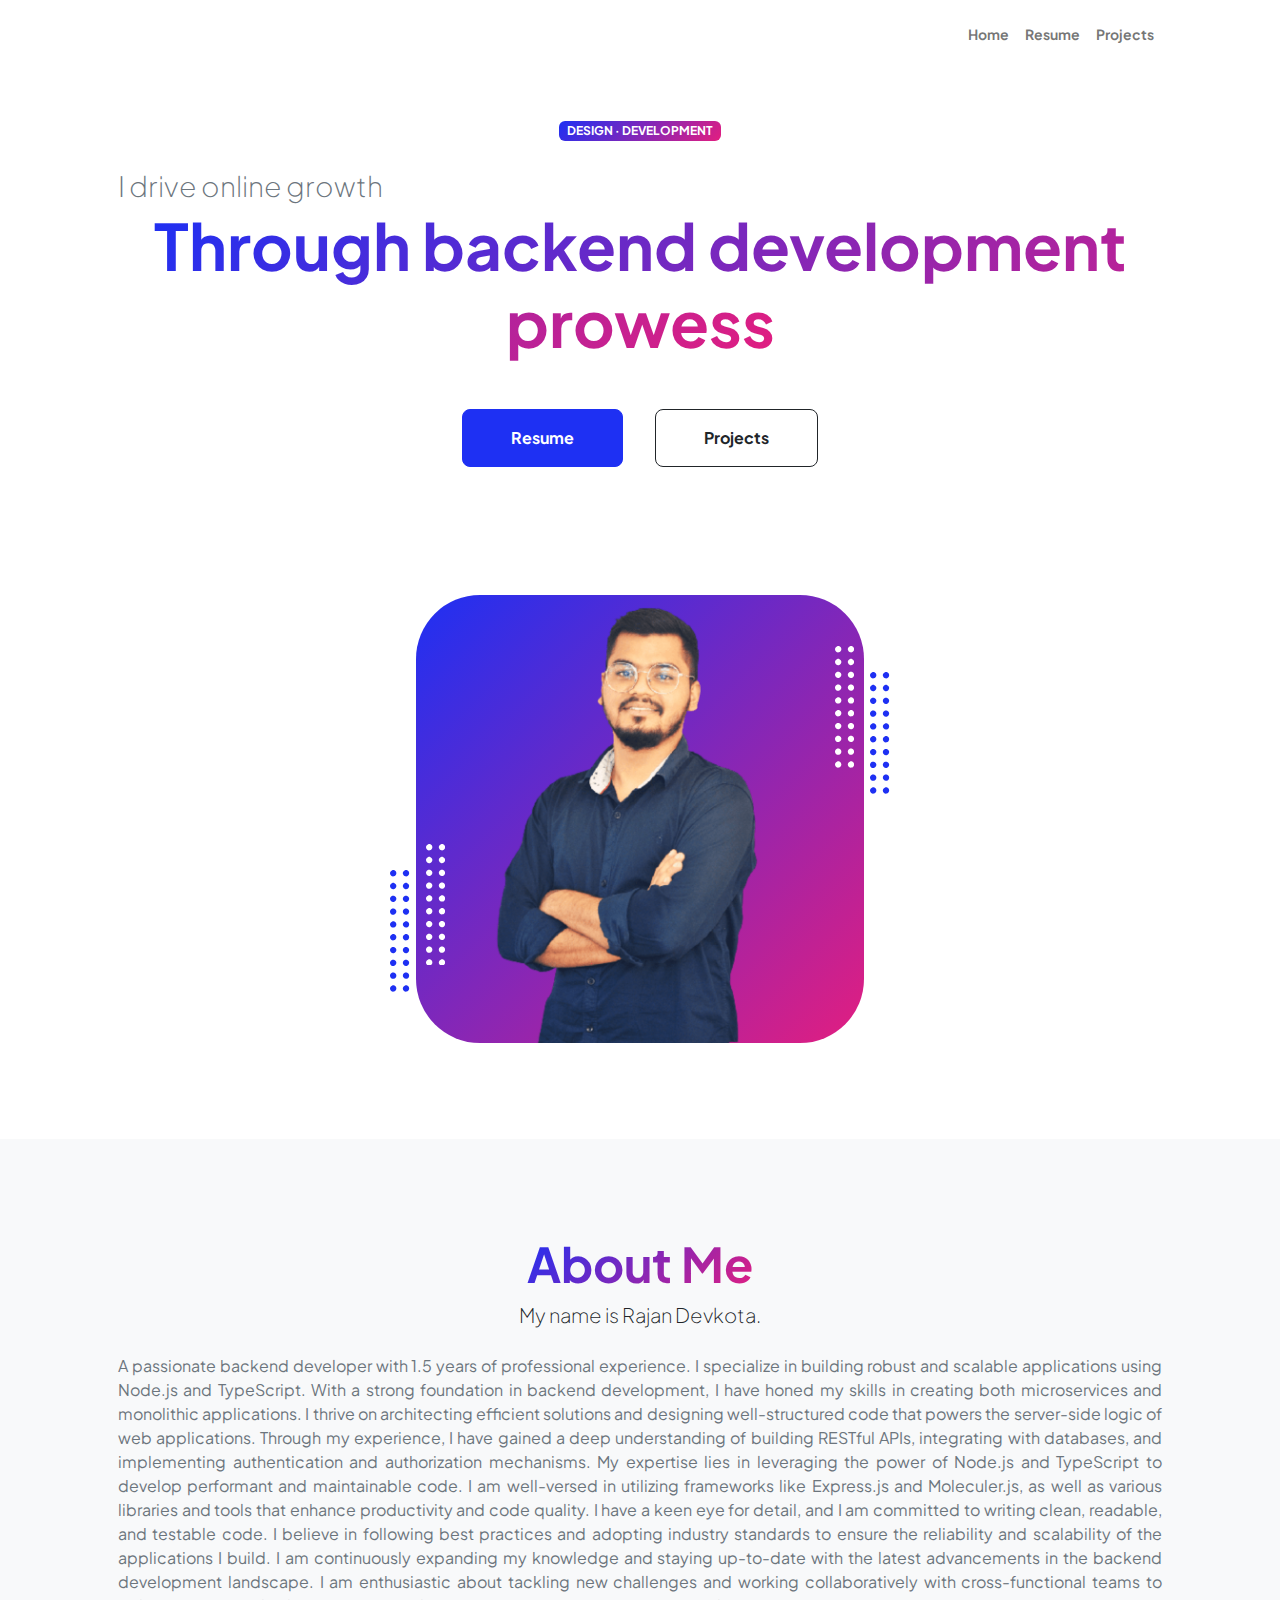
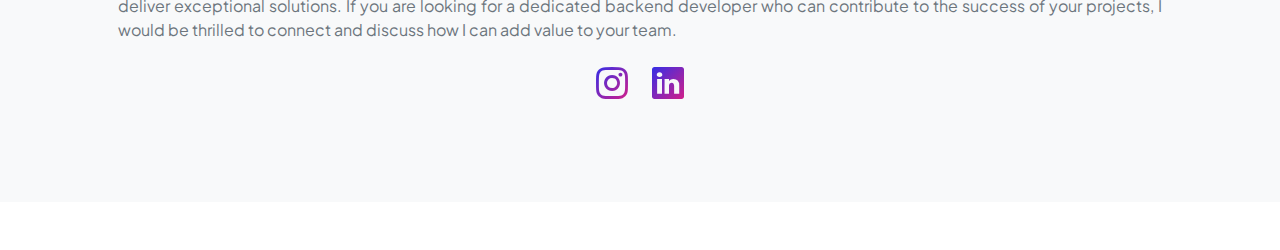
<file: index.html>
<!DOCTYPE html>
<html lang="en">
  <head>
    <meta charset="utf-8" />
    <meta
      name="viewport"
      content="width=device-width, initial-scale=1, shrink-to-fit=no"
    />
    <meta name="description" content="" />
    <meta name="author" content="" />
    <title>Portfolio - Rajan Devkota</title>
    <!-- Favicon-->
    <link rel="icon" type="image/x-icon" href="assets/favicon.ico" />
    <!-- Custom Google font-->
    <link rel="preconnect" href="https://fonts.googleapis.com" />
    <link rel="preconnect" href="https://fonts.gstatic.com" crossorigin />
    <link
      href="https://fonts.googleapis.com/css2?family=Plus+Jakarta+Sans:wght@100;200;300;400;500;600;700;800;900&amp;display=swap"
      rel="stylesheet"
    />
    <!-- Bootstrap icons-->
    <link
      href="https://cdn.jsdelivr.net/npm/bootstrap-icons@1.8.1/font/bootstrap-icons.css"
      rel="stylesheet"
    />
    <!-- Core theme CSS (includes Bootstrap)-->
    <link href="css/styles.css" rel="stylesheet" />
  </head>
  <body class="d-flex flex-column h-100">
    <main class="flex-shrink-0">
      <!-- Navigation-->
      <nav class="navbar navbar-expand-lg navbar-light bg-white py-3">
        <div class="container px-5">
          <a class="navbar-brand" href="index.html"></a>
          <button
            class="navbar-toggler"
            type="button"
            data-bs-toggle="collapse"
            data-bs-target="#navbarSupportedContent"
            aria-controls="navbarSupportedContent"
            aria-expanded="false"
            aria-label="Toggle navigation"
          >
            <span class="navbar-toggler-icon"></span>
          </button>
          <div class="collapse navbar-collapse" id="navbarSupportedContent">
            <ul class="navbar-nav ms-auto mb-2 mb-lg-0 small fw-bolder">
              <li class="nav-item">
                <a class="nav-link" href="index.html">Home</a>
              </li>
              <li class="nav-item">
                <a class="nav-link" href="resume.html">Resume</a>
              </li>
              <li class="nav-item">
                <a class="nav-link" href="projects.html">Projects</a>
              </li>
              <!-- <li class="nav-item">
                <a class="nav-link" href="contact.html">Contact</a>
              </li> -->
            </ul>
          </div>
        </div>
      </nav>
      <!-- Header-->
      <header class="py-5">
        <div class="container px-5 pb-5">
          <div class="row gx-5 align-items-center">
            <div class="col-xxl-5">
              <!-- Header text content-->
              <div class="text-center text-xxl-start">
                <div
                  class="badge bg-gradient-primary-to-secondary text-white mb-4"
                >
                  <div class="text-uppercase">Design &middot; Development</div>
                </div>
                <div class="fs-3 fw-light text-muted">
                  I drive online growth
                </div>
                <h1 class="display-3 fw-bolder mb-5">
                  <span class="text-gradient d-inline"
                    >Through backend development prowess</span
                  >
                </h1>
                <div
                  class="d-grid gap-3 d-sm-flex justify-content-sm-center justify-content-xxl-start mb-3"
                >
                  <a
                    class="btn btn-primary btn-lg px-5 py-3 me-sm-3 fs-6 fw-bolder"
                    href="resume.html"
                    >Resume</a
                  >
                  <a
                    class="btn btn-outline-dark btn-lg px-5 py-3 fs-6 fw-bolder"
                    href="projects.html"
                    >Projects</a
                  >
                </div>
              </div>
            </div>
            <div class="col-xxl-7">
              <!-- Header profile picture-->
              <div class="d-flex justify-content-center mt-5 mt-xxl-0">
                <div class="profile bg-gradient-primary-to-secondary">
                  <!-- TIP: For best results, use a photo with a transparent background like the demo example below-->
                  <!-- Watch a tutorial on how to do this on YouTube (link)-->
                  <img class="profile-img" src="assets/me.png" alt="..." />
                  <div class="dots-1">
                    <!-- SVG Dots-->
                    <svg
                      version="1.1"
                      xmlns="http://www.w3.org/2000/svg"
                      xmlns:xlink="http://www.w3.org/1999/xlink"
                      x="0px"
                      y="0px"
                      viewBox="0 0 191.6 1215.4"
                      style="enable-background: new 0 0 191.6 1215.4"
                      xml:space="preserve"
                    >
                      <g
                        transform="translate(0.000000,1280.000000) scale(0.100000,-0.100000)"
                      >
                        <path
                          d="M227.7,12788.6c-105-35-200-141-222-248c-43-206,163-412,369-369c155,32,275,190,260,339c-11,105-90,213-190,262        C383.7,12801.6,289.7,12808.6,227.7,12788.6z"
                        ></path>
                        <path
                          d="M1507.7,12788.6c-151-50-253-216-222-362c25-119,136-230,254-255c194-41,395,142,375,339c-11,105-90,213-190,262        C1663.7,12801.6,1569.7,12808.6,1507.7,12788.6z"
                        ></path>
                        <path
                          d="M227.7,11508.6c-105-35-200-141-222-248c-43-206,163-412,369-369c155,32,275,190,260,339c-11,105-90,213-190,262        C383.7,11521.6,289.7,11528.6,227.7,11508.6z"
                        ></path>
                        <path
                          d="M1507.7,11508.6c-151-50-253-216-222-362c25-119,136-230,254-255c194-41,395,142,375,339c-11,105-90,213-190,262        C1663.7,11521.6,1569.7,11528.6,1507.7,11508.6z"
                        ></path>
                        <path
                          d="M227.7,10228.6c-105-35-200-141-222-248c-43-206,163-412,369-369c155,32,275,190,260,339c-11,105-90,213-190,262        C383.7,10241.6,289.7,10248.6,227.7,10228.6z"
                        ></path>
                        <path
                          d="M1507.7,10228.6c-105-35-200-141-222-248c-43-206,163-412,369-369c155,32,275,190,260,339c-11,105-90,213-190,262        C1663.7,10241.6,1569.7,10248.6,1507.7,10228.6z"
                        ></path>
                        <path
                          d="M227.7,8948.6c-105-35-200-141-222-248c-43-206,163-412,369-369c155,32,275,190,260,339c-11,105-90,213-190,262        C383.7,8961.6,289.7,8968.6,227.7,8948.6z"
                        ></path>
                        <path
                          d="M1507.7,8948.6c-105-35-200-141-222-248c-43-206,163-412,369-369c155,32,275,190,260,339c-11,105-90,213-190,262        C1663.7,8961.6,1569.7,8968.6,1507.7,8948.6z"
                        ></path>
                        <path
                          d="M227.7,7668.6c-105-35-200-141-222-248c-43-206,163-412,369-369c155,32,275,190,260,339c-11,105-90,213-190,262        C383.7,7681.6,289.7,7688.6,227.7,7668.6z"
                        ></path>
                        <path
                          d="M1507.7,7668.6c-105-35-200-141-222-248c-43-206,163-412,369-369c155,32,275,190,260,339c-11,105-90,213-190,262        C1663.7,7681.6,1569.7,7688.6,1507.7,7668.6z"
                        ></path>
                        <path
                          d="M227.7,6388.6c-105-35-200-141-222-248c-43-206,163-412,369-369c155,32,275,190,260,339c-11,105-90,213-190,262        C383.7,6401.6,289.7,6408.6,227.7,6388.6z"
                        ></path>
                        <path
                          d="M1507.7,6388.6c-105-35-200-141-222-248c-43-206,163-412,369-369c155,32,275,190,260,339c-11,105-90,213-190,262        C1663.7,6401.6,1569.7,6408.6,1507.7,6388.6z"
                        ></path>
                        <path
                          d="M227.7,5108.6c-105-35-200-141-222-248c-43-206,163-412,369-369c155,32,275,190,260,339c-11,105-90,213-190,262        C383.7,5121.6,289.7,5128.6,227.7,5108.6z"
                        ></path>
                        <path
                          d="M1507.7,5108.6c-105-35-200-141-222-248c-43-206,163-412,369-369c155,32,275,190,260,339c-11,105-90,213-190,262        C1663.7,5121.6,1569.7,5128.6,1507.7,5108.6z"
                        ></path>
                        <path
                          d="M227.7,3828.6c-105-35-200-141-222-248c-43-206,163-412,369-369c155,32,275,190,260,339c-11,105-90,213-190,262        C383.7,3841.6,289.7,3848.6,227.7,3828.6z"
                        ></path>
                        <path
                          d="M1507.7,3828.6c-105-35-200-141-222-248c-43-206,163-412,369-369c155,32,275,190,260,339c-11,105-90,213-190,262        C1663.7,3841.6,1569.7,3848.6,1507.7,3828.6z"
                        ></path>
                        <path
                          d="M227.7,2548.6c-105-35-200-141-222-248c-43-206,163-412,369-369c155,32,275,190,260,339c-11,105-90,213-190,262        C383.7,2561.6,289.7,2568.6,227.7,2548.6z"
                        ></path>
                        <path
                          d="M1507.7,2548.6c-105-35-200-141-222-248c-43-206,163-412,369-369c155,32,275,190,260,339c-11,105-90,213-190,262        C1663.7,2561.6,1569.7,2568.6,1507.7,2548.6z"
                        ></path>
                        <path
                          d="M227.7,1268.6c-105-35-200-141-222-248c-43-206,163-412,369-369c155,32,275,190,260,339c-11,105-90,213-190,262        C383.7,1281.6,289.7,1288.6,227.7,1268.6z"
                        ></path>
                        <path
                          d="M1507.7,1268.6c-105-35-200-141-222-248c-43-206,163-412,369-369c155,32,275,190,260,339c-11,105-90,213-190,262        C1663.7,1281.6,1569.7,1288.6,1507.7,1268.6z"
                        ></path>
                      </g>
                    </svg>
                    <!-- END of SVG dots-->
                  </div>
                  <div class="dots-2">
                    <!-- SVG Dots-->
                    <svg
                      version="1.1"
                      xmlns="http://www.w3.org/2000/svg"
                      xmlns:xlink="http://www.w3.org/1999/xlink"
                      x="0px"
                      y="0px"
                      viewBox="0 0 191.6 1215.4"
                      style="enable-background: new 0 0 191.6 1215.4"
                      xml:space="preserve"
                    >
                      <g
                        transform="translate(0.000000,1280.000000) scale(0.100000,-0.100000)"
                      >
                        <path
                          d="M227.7,12788.6c-105-35-200-141-222-248c-43-206,163-412,369-369c155,32,275,190,260,339c-11,105-90,213-190,262        C383.7,12801.6,289.7,12808.6,227.7,12788.6z"
                        ></path>
                        <path
                          d="M1507.7,12788.6c-151-50-253-216-222-362c25-119,136-230,254-255c194-41,395,142,375,339c-11,105-90,213-190,262        C1663.7,12801.6,1569.7,12808.6,1507.7,12788.6z"
                        ></path>
                        <path
                          d="M227.7,11508.6c-105-35-200-141-222-248c-43-206,163-412,369-369c155,32,275,190,260,339c-11,105-90,213-190,262        C383.7,11521.6,289.7,11528.6,227.7,11508.6z"
                        ></path>
                        <path
                          d="M1507.7,11508.6c-151-50-253-216-222-362c25-119,136-230,254-255c194-41,395,142,375,339c-11,105-90,213-190,262        C1663.7,11521.6,1569.7,11528.6,1507.7,11508.6z"
                        ></path>
                        <path
                          d="M227.7,10228.6c-105-35-200-141-222-248c-43-206,163-412,369-369c155,32,275,190,260,339c-11,105-90,213-190,262        C383.7,10241.6,289.7,10248.6,227.7,10228.6z"
                        ></path>
                        <path
                          d="M1507.7,10228.6c-105-35-200-141-222-248c-43-206,163-412,369-369c155,32,275,190,260,339c-11,105-90,213-190,262        C1663.7,10241.6,1569.7,10248.6,1507.7,10228.6z"
                        ></path>
                        <path
                          d="M227.7,8948.6c-105-35-200-141-222-248c-43-206,163-412,369-369c155,32,275,190,260,339c-11,105-90,213-190,262        C383.7,8961.6,289.7,8968.6,227.7,8948.6z"
                        ></path>
                        <path
                          d="M1507.7,8948.6c-105-35-200-141-222-248c-43-206,163-412,369-369c155,32,275,190,260,339c-11,105-90,213-190,262        C1663.7,8961.6,1569.7,8968.6,1507.7,8948.6z"
                        ></path>
                        <path
                          d="M227.7,7668.6c-105-35-200-141-222-248c-43-206,163-412,369-369c155,32,275,190,260,339c-11,105-90,213-190,262        C383.7,7681.6,289.7,7688.6,227.7,7668.6z"
                        ></path>
                        <path
                          d="M1507.7,7668.6c-105-35-200-141-222-248c-43-206,163-412,369-369c155,32,275,190,260,339c-11,105-90,213-190,262        C1663.7,7681.6,1569.7,7688.6,1507.7,7668.6z"
                        ></path>
                        <path
                          d="M227.7,6388.6c-105-35-200-141-222-248c-43-206,163-412,369-369c155,32,275,190,260,339c-11,105-90,213-190,262        C383.7,6401.6,289.7,6408.6,227.7,6388.6z"
                        ></path>
                        <path
                          d="M1507.7,6388.6c-105-35-200-141-222-248c-43-206,163-412,369-369c155,32,275,190,260,339c-11,105-90,213-190,262        C1663.7,6401.6,1569.7,6408.6,1507.7,6388.6z"
                        ></path>
                        <path
                          d="M227.7,5108.6c-105-35-200-141-222-248c-43-206,163-412,369-369c155,32,275,190,260,339c-11,105-90,213-190,262        C383.7,5121.6,289.7,5128.6,227.7,5108.6z"
                        ></path>
                        <path
                          d="M1507.7,5108.6c-105-35-200-141-222-248c-43-206,163-412,369-369c155,32,275,190,260,339c-11,105-90,213-190,262        C1663.7,5121.6,1569.7,5128.6,1507.7,5108.6z"
                        ></path>
                        <path
                          d="M227.7,3828.6c-105-35-200-141-222-248c-43-206,163-412,369-369c155,32,275,190,260,339c-11,105-90,213-190,262        C383.7,3841.6,289.7,3848.6,227.7,3828.6z"
                        ></path>
                        <path
                          d="M1507.7,3828.6c-105-35-200-141-222-248c-43-206,163-412,369-369c155,32,275,190,260,339c-11,105-90,213-190,262        C1663.7,3841.6,1569.7,3848.6,1507.7,3828.6z"
                        ></path>
                        <path
                          d="M227.7,2548.6c-105-35-200-141-222-248c-43-206,163-412,369-369c155,32,275,190,260,339c-11,105-90,213-190,262        C383.7,2561.6,289.7,2568.6,227.7,2548.6z"
                        ></path>
                        <path
                          d="M1507.7,2548.6c-105-35-200-141-222-248c-43-206,163-412,369-369c155,32,275,190,260,339c-11,105-90,213-190,262        C1663.7,2561.6,1569.7,2568.6,1507.7,2548.6z"
                        ></path>
                        <path
                          d="M227.7,1268.6c-105-35-200-141-222-248c-43-206,163-412,369-369c155,32,275,190,260,339c-11,105-90,213-190,262        C383.7,1281.6,289.7,1288.6,227.7,1268.6z"
                        ></path>
                        <path
                          d="M1507.7,1268.6c-105-35-200-141-222-248c-43-206,163-412,369-369c155,32,275,190,260,339c-11,105-90,213-190,262        C1663.7,1281.6,1569.7,1288.6,1507.7,1268.6z"
                        ></path>
                      </g>
                    </svg>
                    <!-- END of SVG dots-->
                  </div>
                  <div class="dots-3">
                    <!-- SVG Dots-->
                    <svg
                      version="1.1"
                      xmlns="http://www.w3.org/2000/svg"
                      xmlns:xlink="http://www.w3.org/1999/xlink"
                      x="0px"
                      y="0px"
                      viewBox="0 0 191.6 1215.4"
                      style="enable-background: new 0 0 191.6 1215.4"
                      xml:space="preserve"
                    >
                      <g
                        transform="translate(0.000000,1280.000000) scale(0.100000,-0.100000)"
                      >
                        <path
                          d="M227.7,12788.6c-105-35-200-141-222-248c-43-206,163-412,369-369c155,32,275,190,260,339c-11,105-90,213-190,262        C383.7,12801.6,289.7,12808.6,227.7,12788.6z"
                        ></path>
                        <path
                          d="M1507.7,12788.6c-151-50-253-216-222-362c25-119,136-230,254-255c194-41,395,142,375,339c-11,105-90,213-190,262        C1663.7,12801.6,1569.7,12808.6,1507.7,12788.6z"
                        ></path>
                        <path
                          d="M227.7,11508.6c-105-35-200-141-222-248c-43-206,163-412,369-369c155,32,275,190,260,339c-11,105-90,213-190,262        C383.7,11521.6,289.7,11528.6,227.7,11508.6z"
                        ></path>
                        <path
                          d="M1507.7,11508.6c-151-50-253-216-222-362c25-119,136-230,254-255c194-41,395,142,375,339c-11,105-90,213-190,262        C1663.7,11521.6,1569.7,11528.6,1507.7,11508.6z"
                        ></path>
                        <path
                          d="M227.7,10228.6c-105-35-200-141-222-248c-43-206,163-412,369-369c155,32,275,190,260,339c-11,105-90,213-190,262        C383.7,10241.6,289.7,10248.6,227.7,10228.6z"
                        ></path>
                        <path
                          d="M1507.7,10228.6c-105-35-200-141-222-248c-43-206,163-412,369-369c155,32,275,190,260,339c-11,105-90,213-190,262        C1663.7,10241.6,1569.7,10248.6,1507.7,10228.6z"
                        ></path>
                        <path
                          d="M227.7,8948.6c-105-35-200-141-222-248c-43-206,163-412,369-369c155,32,275,190,260,339c-11,105-90,213-190,262        C383.7,8961.6,289.7,8968.6,227.7,8948.6z"
                        ></path>
                        <path
                          d="M1507.7,8948.6c-105-35-200-141-222-248c-43-206,163-412,369-369c155,32,275,190,260,339c-11,105-90,213-190,262        C1663.7,8961.6,1569.7,8968.6,1507.7,8948.6z"
                        ></path>
                        <path
                          d="M227.7,7668.6c-105-35-200-141-222-248c-43-206,163-412,369-369c155,32,275,190,260,339c-11,105-90,213-190,262        C383.7,7681.6,289.7,7688.6,227.7,7668.6z"
                        ></path>
                        <path
                          d="M1507.7,7668.6c-105-35-200-141-222-248c-43-206,163-412,369-369c155,32,275,190,260,339c-11,105-90,213-190,262        C1663.7,7681.6,1569.7,7688.6,1507.7,7668.6z"
                        ></path>
                        <path
                          d="M227.7,6388.6c-105-35-200-141-222-248c-43-206,163-412,369-369c155,32,275,190,260,339c-11,105-90,213-190,262        C383.7,6401.6,289.7,6408.6,227.7,6388.6z"
                        ></path>
                        <path
                          d="M1507.7,6388.6c-105-35-200-141-222-248c-43-206,163-412,369-369c155,32,275,190,260,339c-11,105-90,213-190,262        C1663.7,6401.6,1569.7,6408.6,1507.7,6388.6z"
                        ></path>
                        <path
                          d="M227.7,5108.6c-105-35-200-141-222-248c-43-206,163-412,369-369c155,32,275,190,260,339c-11,105-90,213-190,262        C383.7,5121.6,289.7,5128.6,227.7,5108.6z"
                        ></path>
                        <path
                          d="M1507.7,5108.6c-105-35-200-141-222-248c-43-206,163-412,369-369c155,32,275,190,260,339c-11,105-90,213-190,262        C1663.7,5121.6,1569.7,5128.6,1507.7,5108.6z"
                        ></path>
                        <path
                          d="M227.7,3828.6c-105-35-200-141-222-248c-43-206,163-412,369-369c155,32,275,190,260,339c-11,105-90,213-190,262        C383.7,3841.6,289.7,3848.6,227.7,3828.6z"
                        ></path>
                        <path
                          d="M1507.7,3828.6c-105-35-200-141-222-248c-43-206,163-412,369-369c155,32,275,190,260,339c-11,105-90,213-190,262        C1663.7,3841.6,1569.7,3848.6,1507.7,3828.6z"
                        ></path>
                        <path
                          d="M227.7,2548.6c-105-35-200-141-222-248c-43-206,163-412,369-369c155,32,275,190,260,339c-11,105-90,213-190,262        C383.7,2561.6,289.7,2568.6,227.7,2548.6z"
                        ></path>
                        <path
                          d="M1507.7,2548.6c-105-35-200-141-222-248c-43-206,163-412,369-369c155,32,275,190,260,339c-11,105-90,213-190,262        C1663.7,2561.6,1569.7,2568.6,1507.7,2548.6z"
                        ></path>
                        <path
                          d="M227.7,1268.6c-105-35-200-141-222-248c-43-206,163-412,369-369c155,32,275,190,260,339c-11,105-90,213-190,262        C383.7,1281.6,289.7,1288.6,227.7,1268.6z"
                        ></path>
                        <path
                          d="M1507.7,1268.6c-105-35-200-141-222-248c-43-206,163-412,369-369c155,32,275,190,260,339c-11,105-90,213-190,262        C1663.7,1281.6,1569.7,1288.6,1507.7,1268.6z"
                        ></path>
                      </g>
                    </svg>
                    <!-- END of SVG dots-->
                  </div>
                  <div class="dots-4">
                    <!-- SVG Dots-->
                    <svg
                      version="1.1"
                      xmlns="http://www.w3.org/2000/svg"
                      xmlns:xlink="http://www.w3.org/1999/xlink"
                      x="0px"
                      y="0px"
                      viewBox="0 0 191.6 1215.4"
                      style="enable-background: new 0 0 191.6 1215.4"
                      xml:space="preserve"
                    >
                      <g
                        transform="translate(0.000000,1280.000000) scale(0.100000,-0.100000)"
                      >
                        <path
                          d="M227.7,12788.6c-105-35-200-141-222-248c-43-206,163-412,369-369c155,32,275,190,260,339c-11,105-90,213-190,262        C383.7,12801.6,289.7,12808.6,227.7,12788.6z"
                        ></path>
                        <path
                          d="M1507.7,12788.6c-151-50-253-216-222-362c25-119,136-230,254-255c194-41,395,142,375,339c-11,105-90,213-190,262        C1663.7,12801.6,1569.7,12808.6,1507.7,12788.6z"
                        ></path>
                        <path
                          d="M227.7,11508.6c-105-35-200-141-222-248c-43-206,163-412,369-369c155,32,275,190,260,339c-11,105-90,213-190,262        C383.7,11521.6,289.7,11528.6,227.7,11508.6z"
                        ></path>
                        <path
                          d="M1507.7,11508.6c-151-50-253-216-222-362c25-119,136-230,254-255c194-41,395,142,375,339c-11,105-90,213-190,262        C1663.7,11521.6,1569.7,11528.6,1507.7,11508.6z"
                        ></path>
                        <path
                          d="M227.7,10228.6c-105-35-200-141-222-248c-43-206,163-412,369-369c155,32,275,190,260,339c-11,105-90,213-190,262        C383.7,10241.6,289.7,10248.6,227.7,10228.6z"
                        ></path>
                        <path
                          d="M1507.7,10228.6c-105-35-200-141-222-248c-43-206,163-412,369-369c155,32,275,190,260,339c-11,105-90,213-190,262        C1663.7,10241.6,1569.7,10248.6,1507.7,10228.6z"
                        ></path>
                        <path
                          d="M227.7,8948.6c-105-35-200-141-222-248c-43-206,163-412,369-369c155,32,275,190,260,339c-11,105-90,213-190,262        C383.7,8961.6,289.7,8968.6,227.7,8948.6z"
                        ></path>
                        <path
                          d="M1507.7,8948.6c-105-35-200-141-222-248c-43-206,163-412,369-369c155,32,275,190,260,339c-11,105-90,213-190,262        C1663.7,8961.6,1569.7,8968.6,1507.7,8948.6z"
                        ></path>
                        <path
                          d="M227.7,7668.6c-105-35-200-141-222-248c-43-206,163-412,369-369c155,32,275,190,260,339c-11,105-90,213-190,262        C383.7,7681.6,289.7,7688.6,227.7,7668.6z"
                        ></path>
                        <path
                          d="M1507.7,7668.6c-105-35-200-141-222-248c-43-206,163-412,369-369c155,32,275,190,260,339c-11,105-90,213-190,262        C1663.7,7681.6,1569.7,7688.6,1507.7,7668.6z"
                        ></path>
                        <path
                          d="M227.7,6388.6c-105-35-200-141-222-248c-43-206,163-412,369-369c155,32,275,190,260,339c-11,105-90,213-190,262        C383.7,6401.6,289.7,6408.6,227.7,6388.6z"
                        ></path>
                        <path
                          d="M1507.7,6388.6c-105-35-200-141-222-248c-43-206,163-412,369-369c155,32,275,190,260,339c-11,105-90,213-190,262        C1663.7,6401.6,1569.7,6408.6,1507.7,6388.6z"
                        ></path>
                        <path
                          d="M227.7,5108.6c-105-35-200-141-222-248c-43-206,163-412,369-369c155,32,275,190,260,339c-11,105-90,213-190,262        C383.7,5121.6,289.7,5128.6,227.7,5108.6z"
                        ></path>
                        <path
                          d="M1507.7,5108.6c-105-35-200-141-222-248c-43-206,163-412,369-369c155,32,275,190,260,339c-11,105-90,213-190,262        C1663.7,5121.6,1569.7,5128.6,1507.7,5108.6z"
                        ></path>
                        <path
                          d="M227.7,3828.6c-105-35-200-141-222-248c-43-206,163-412,369-369c155,32,275,190,260,339c-11,105-90,213-190,262        C383.7,3841.6,289.7,3848.6,227.7,3828.6z"
                        ></path>
                        <path
                          d="M1507.7,3828.6c-105-35-200-141-222-248c-43-206,163-412,369-369c155,32,275,190,260,339c-11,105-90,213-190,262        C1663.7,3841.6,1569.7,3848.6,1507.7,3828.6z"
                        ></path>
                        <path
                          d="M227.7,2548.6c-105-35-200-141-222-248c-43-206,163-412,369-369c155,32,275,190,260,339c-11,105-90,213-190,262        C383.7,2561.6,289.7,2568.6,227.7,2548.6z"
                        ></path>
                        <path
                          d="M1507.7,2548.6c-105-35-200-141-222-248c-43-206,163-412,369-369c155,32,275,190,260,339c-11,105-90,213-190,262        C1663.7,2561.6,1569.7,2568.6,1507.7,2548.6z"
                        ></path>
                        <path
                          d="M227.7,1268.6c-105-35-200-141-222-248c-43-206,163-412,369-369c155,32,275,190,260,339c-11,105-90,213-190,262        C383.7,1281.6,289.7,1288.6,227.7,1268.6z"
                        ></path>
                        <path
                          d="M1507.7,1268.6c-105-35-200-141-222-248c-43-206,163-412,369-369c155,32,275,190,260,339c-11,105-90,213-190,262        C1663.7,1281.6,1569.7,1288.6,1507.7,1268.6z"
                        ></path>
                      </g>
                    </svg>
                    <!-- END of SVG dots-->
                  </div>
                </div>
              </div>
            </div>
          </div>
        </div>
      </header>
      <!-- About Section-->
      <section class="bg-light py-5">
        <div class="container px-5">
          <div class="row gx-5 justify-content-center">
            <div class="col-xxl-8">
              <div class="text-center my-5">
                <h2 class="display-5 fw-bolder">
                  <span class="text-gradient d-inline">About Me</span>
                </h2>
                <p class="lead fw-light mb-4">My name is Rajan Devkota.</p>
                <p class="text-muted">
                  A passionate backend developer with 1.5 years of professional
                  experience. I specialize in building robust and scalable
                  applications using Node.js and TypeScript. With a strong
                  foundation in backend development, I have honed my skills in
                  creating both microservices and monolithic applications. I
                  thrive on architecting efficient solutions and designing
                  well-structured code that powers the server-side logic of web
                  applications. Through my experience, I have gained a deep
                  understanding of building RESTful APIs, integrating with
                  databases, and implementing authentication and authorization
                  mechanisms. My expertise lies in leveraging the power of
                  Node.js and TypeScript to develop performant and maintainable
                  code. I am well-versed in utilizing frameworks like Express.js
                  and Moleculer.js, as well as various libraries and tools that
                  enhance productivity and code quality. I have a keen eye for
                  detail, and I am committed to writing clean, readable, and
                  testable code. I believe in following best practices and
                  adopting industry standards to ensure the reliability and
                  scalability of the applications I build. I am continuously
                  expanding my knowledge and staying up-to-date with the latest
                  advancements in the backend development landscape. I am
                  enthusiastic about tackling new challenges and working
                  collaboratively with cross-functional teams to deliver
                  exceptional solutions. If you are looking for a dedicated
                  backend developer who can contribute to the success of your
                  projects, I would be thrilled to connect and discuss how I can
                  add value to your team.
                </p>
                <div class="d-flex justify-content-center fs-2 gap-4">
                  <a
                    class="text-gradient"
                    href="https://www.instagram.com/rajan_.d/"
                    ><i class="bi bi-instagram"></i
                  ></a>
                  <a
                    class="text-gradient"
                    href="https://www.linkedin.com/in/rajan-devkota-46140822a"
                    ><i class="bi bi-linkedin"></i
                  ></a>
                </div>
              </div>
            </div>
          </div>
        </div>
      </section>
    </main>
    <!-- Footer-->
    <footer class="bg-white py-4 mt-auto">
      <div class="container px-5">
        <div
          class="row align-items-center justify-content-between flex-column flex-sm-row"
        >
          <!-- <div class="col-auto">
            <div class="small m-0">Copyright &copy; Your Website 2023</div>
          </div> -->
          <!-- <div class="col-auto">
            <a class="small" href="#!">Privacy</a>
            <span class="mx-1">&middot;</span>
            <a class="small" href="#!">Terms</a>
            <span class="mx-1">&middot;</span>
            <a class="small" href="#!">Contact</a>
          </div> -->
        </div>
      </div>
    </footer>
    <!-- Bootstrap core JS-->
    <script src="https://cdn.jsdelivr.net/npm/bootstrap@5.2.3/dist/js/bootstrap.bundle.min.js"></script>
    <!-- Core theme JS-->
    <script src="js/scripts.js"></script>
  </body>
</html>
</file>
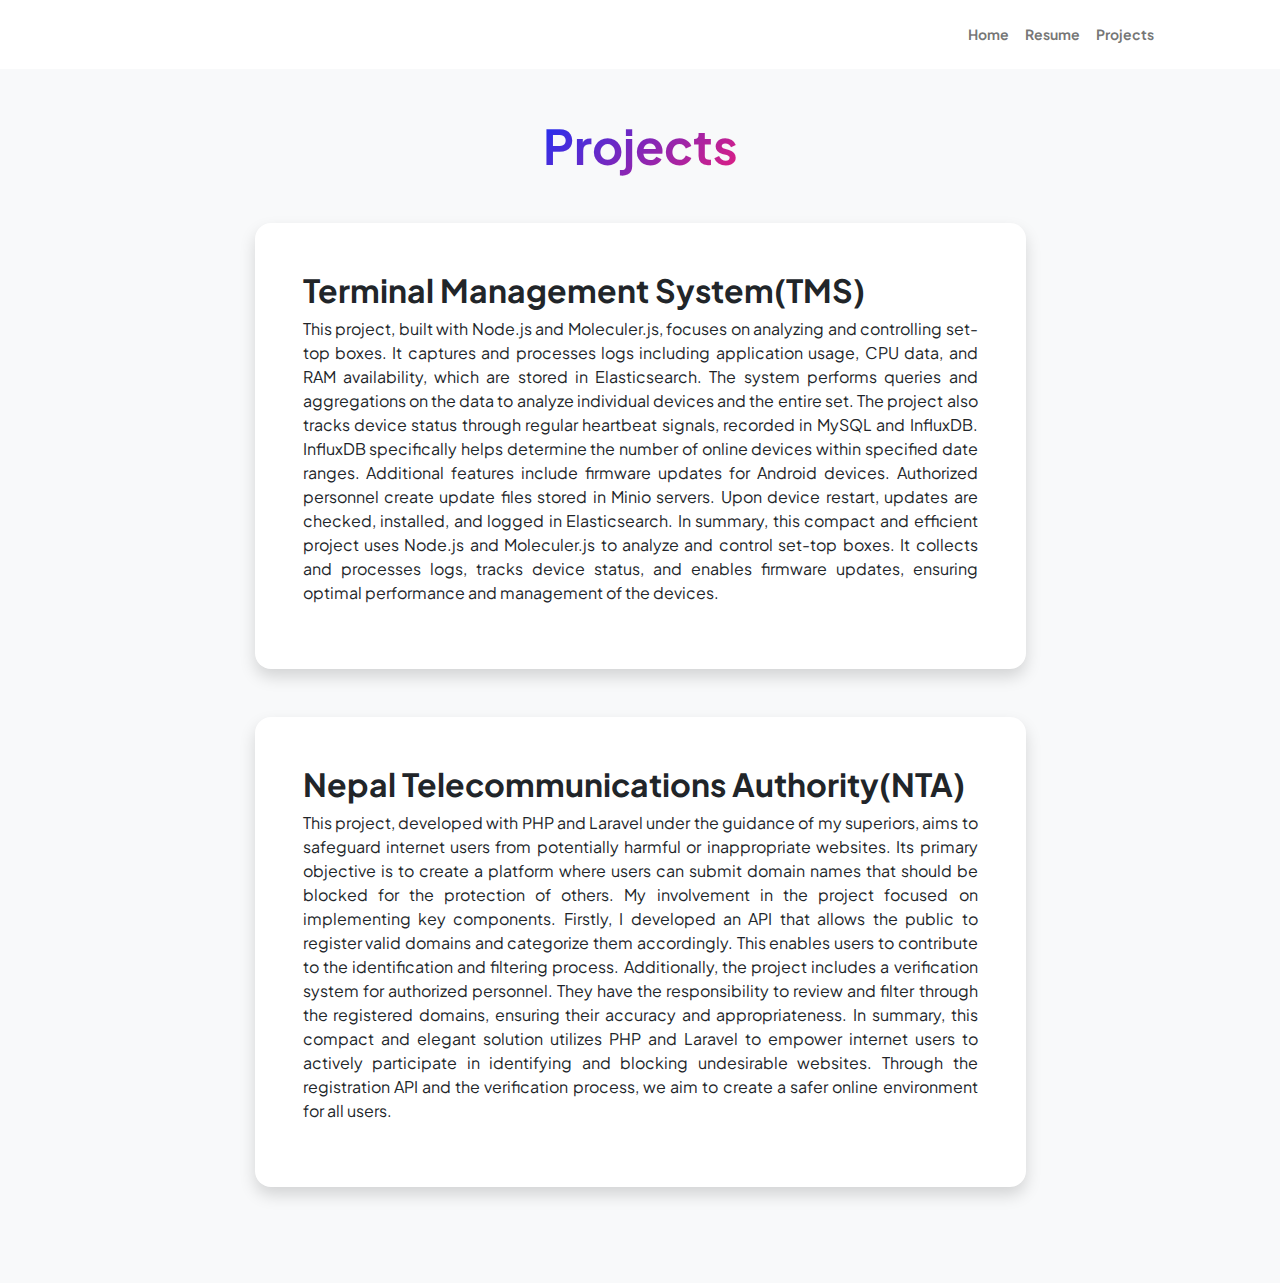
<file: projects.html>
<!DOCTYPE html>
<html lang="en">
  <head>
    <meta charset="utf-8" />
    <meta
      name="viewport"
      content="width=device-width, initial-scale=1, shrink-to-fit=no"
    />
    <meta name="description" content="" />
    <meta name="author" content="" />
    <title>Portfolio - Rajan Devkota</title>
    <!-- Favicon-->
    <link rel="icon" type="image/x-icon" href="assets/favicon.ico" />
    <!-- Custom Google font-->
    <link rel="preconnect" href="https://fonts.googleapis.com" />
    <link rel="preconnect" href="https://fonts.gstatic.com" crossorigin />
    <link
      href="https://fonts.googleapis.com/css2?family=Plus+Jakarta+Sans:wght@100;200;300;400;500;600;700;800;900&amp;display=swap"
      rel="stylesheet"
    />
    <!-- Bootstrap icons-->
    <link
      href="https://cdn.jsdelivr.net/npm/bootstrap-icons@1.8.1/font/bootstrap-icons.css"
      rel="stylesheet"
    />
    <!-- Core theme CSS (includes Bootstrap)-->
    <link href="css/styles.css" rel="stylesheet" />
  </head>
  <body class="d-flex flex-column h-100 bg-light">
    <main class="flex-shrink-0">
      <!-- Navigation-->
      <nav class="navbar navbar-expand-lg navbar-light bg-white py-3">
        <div class="container px-5">
          <!-- <a class="navbar-brand" href="index.html"
            ><span class="fw-bolder text-primary">Start Bootstrap</span></a
          > -->
          <button
            class="navbar-toggler"
            type="button"
            data-bs-toggle="collapse"
            data-bs-target="#navbarSupportedContent"
            aria-controls="navbarSupportedContent"
            aria-expanded="false"
            aria-label="Toggle navigation"
          >
            <span class="navbar-toggler-icon"></span>
          </button>
          <div class="collapse navbar-collapse" id="navbarSupportedContent">
            <ul class="navbar-nav ms-auto mb-2 mb-lg-0 small fw-bolder">
              <li class="nav-item">
                <a class="nav-link" href="index.html">Home</a>
              </li>
              <li class="nav-item">
                <a class="nav-link" href="resume.html">Resume</a>
              </li>
              <li class="nav-item">
                <a class="nav-link" href="projects.html">Projects</a>
              </li>
              <!-- <li class="nav-item">
                <a class="nav-link" href="contact.html">Contact</a>
              </li> -->
            </ul>
          </div>
        </div>
      </nav>
      <!-- Projects Section-->
      <section class="py-5">
        <div class="container px-5 mb-5">
          <div class="text-center mb-5">
            <h1 class="display-5 fw-bolder mb-0">
              <span class="text-gradient d-inline">Projects</span>
            </h1>
          </div>
          <div class="row gx-5 justify-content-center">
            <div class="col-lg-11 col-xl-9 col-xxl-8">
              <!-- Project Card 1-->
              <div class="card overflow-hidden shadow rounded-4 border-0 mb-5">
                <div class="card-body p-0">
                  <div class="d-flex align-items-center">
                    <div class="p-5">
                      <h2 class="fw-bolder">Terminal Management System(TMS)</h2>
                      <p>
                        This project, built with Node.js and Moleculer.js,
                        focuses on analyzing and controlling set-top boxes. It
                        captures and processes logs including application usage,
                        CPU data, and RAM availability, which are stored in
                        Elasticsearch. The system performs queries and
                        aggregations on the data to analyze individual devices
                        and the entire set. The project also tracks device
                        status through regular heartbeat signals, recorded in
                        MySQL and InfluxDB. InfluxDB specifically helps
                        determine the number of online devices within specified
                        date ranges. Additional features include firmware
                        updates for Android devices. Authorized personnel create
                        update files stored in Minio servers. Upon device
                        restart, updates are checked, installed, and logged in
                        Elasticsearch. In summary, this compact and efficient
                        project uses Node.js and Moleculer.js to analyze and
                        control set-top boxes. It collects and processes logs,
                        tracks device status, and enables firmware updates,
                        ensuring optimal performance and management of the
                        devices.
                      </p>
                    </div>
                    <!-- <img
                      class="img-fluid"
                      src="https://dummyimage.com/300x400/343a40/6c757d"
                      alt="..."
                    /> -->
                  </div>
                </div>
              </div>
              <!-- Project Card 2-->
              <div class="card overflow-hidden shadow rounded-4 border-0">
                <div class="card-body p-0">
                  <div class="d-flex align-items-center">
                    <div class="p-5">
                      <h2 class="fw-bolder">
                        Nepal Telecommunications Authority(NTA)
                      </h2>
                      <p>
                        This project, developed with PHP and Laravel under the
                        guidance of my superiors, aims to safeguard internet
                        users from potentially harmful or inappropriate
                        websites. Its primary objective is to create a platform
                        where users can submit domain names that should be
                        blocked for the protection of others. My involvement in
                        the project focused on implementing key components.
                        Firstly, I developed an API that allows the public to
                        register valid domains and categorize them accordingly.
                        This enables users to contribute to the identification
                        and filtering process. Additionally, the project
                        includes a verification system for authorized personnel.
                        They have the responsibility to review and filter
                        through the registered domains, ensuring their accuracy
                        and appropriateness. In summary, this compact and
                        elegant solution utilizes PHP and Laravel to empower
                        internet users to actively participate in identifying
                        and blocking undesirable websites. Through the
                        registration API and the verification process, we aim to
                        create a safer online environment for all users.
                      </p>
                    </div>
                  </div>
                </div>
              </div>
            </div>
          </div>
        </div>
      </section>
      <!-- Call to action section-->
      <!-- <section class="py-5 bg-gradient-primary-to-secondary text-white">
        <div class="container px-5 my-5">
          <div class="text-center">
            <h2 class="display-4 fw-bolder mb-4">
              Let's build something together
            </h2>
            <a
              class="btn btn-outline-light btn-lg px-5 py-3 fs-6 fw-bolder"
              href="contact.html"
              >Contact me</a
            >
          </div>
        </div>
      </section> -->
    </main>
    <!-- Footer-->
    <!-- <footer class="bg-white py-4 mt-auto">
      <div class="container px-5">
        <div
          class="row align-items-center justify-content-between flex-column flex-sm-row"
        >
          <div class="col-auto">
            <div class="small m-0">Copyright &copy; Your Website 2023</div>
          </div>
          <div class="col-auto">
            <a class="small" href="#!">Privacy</a>
            <span class="mx-1">&middot;</span>
            <a class="small" href="#!">Terms</a>
            <span class="mx-1">&middot;</span>
            <a class="small" href="#!">Contact</a>
          </div>
        </div>
      </div>
    </footer> -->
    <!-- Bootstrap core JS-->
    <script src="https://cdn.jsdelivr.net/npm/bootstrap@5.2.3/dist/js/bootstrap.bundle.min.js"></script>
    <!-- Core theme JS-->
    <script src="js/scripts.js"></script>
  </body>
</html>
</file>
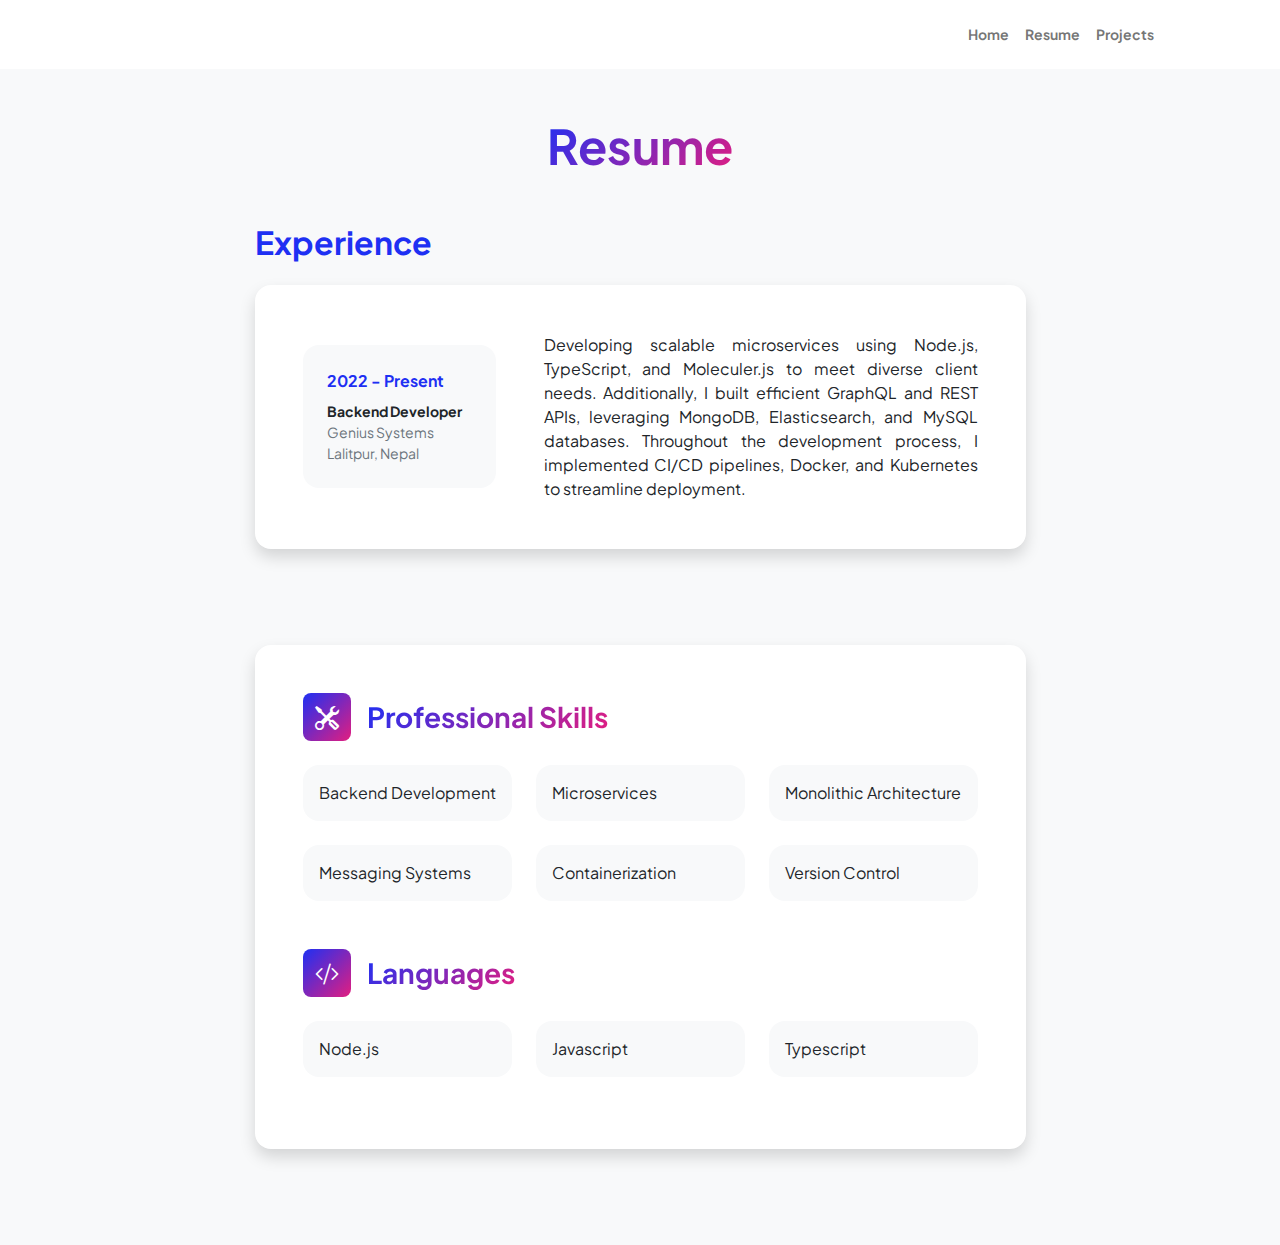
<file: resume.html>
<!DOCTYPE html>
<html lang="en">
  <head>
    <meta charset="utf-8" />
    <meta
      name="viewport"
      content="width=device-width, initial-scale=1, shrink-to-fit=no"
    />
    <meta name="description" content="" />
    <meta name="author" content="" />
    <title>Portfolio - Rajan Devkota</title>
    <!-- Favicon-->
    <link rel="icon" type="image/x-icon" href="assets/favicon.ico" />
    <!-- Custom Google font-->
    <link rel="preconnect" href="https://fonts.googleapis.com" />
    <link rel="preconnect" href="https://fonts.gstatic.com" crossorigin />
    <link
      href="https://fonts.googleapis.com/css2?family=Plus+Jakarta+Sans:wght@100;200;300;400;500;600;700;800;900&amp;display=swap"
      rel="stylesheet"
    />
    <!-- Bootstrap icons-->
    <link
      href="https://cdn.jsdelivr.net/npm/bootstrap-icons@1.8.1/font/bootstrap-icons.css"
      rel="stylesheet"
    />
    <!-- Core theme CSS (includes Bootstrap)-->
    <link href="css/styles.css" rel="stylesheet" />
  </head>
  <body class="d-flex flex-column h-100 bg-light">
    <main class="flex-shrink-0">
      <!-- Navigation-->
      <nav class="navbar navbar-expand-lg navbar-light bg-white py-3">
        <div class="container px-5">
          <button
            class="navbar-toggler"
            type="button"
            data-bs-toggle="collapse"
            data-bs-target="#navbarSupportedContent"
            aria-controls="navbarSupportedContent"
            aria-expanded="false"
            aria-label="Toggle navigation"
          >
            <span class="navbar-toggler-icon"></span>
          </button>
          <div class="collapse navbar-collapse" id="navbarSupportedContent">
            <ul class="navbar-nav ms-auto mb-2 mb-lg-0 small fw-bolder">
              <li class="nav-item">
                <a class="nav-link" href="index.html">Home</a>
              </li>
              <li class="nav-item">
                <a class="nav-link" href="resume.html">Resume</a>
              </li>
              <li class="nav-item">
                <a class="nav-link" href="projects.html">Projects</a>
              </li>
              <!-- <li class="nav-item">
                <a class="nav-link" href="contact.html">Contact</a>
              </li> -->
            </ul>
          </div>
        </div>
      </nav>
      <!-- Page Content-->
      <div class="container px-5 my-5">
        <div class="text-center mb-5">
          <h1 class="display-5 fw-bolder mb-0">
            <span class="text-gradient d-inline">Resume</span>
          </h1>
        </div>
        <div class="row gx-5 justify-content-center">
          <div class="col-lg-11 col-xl-9 col-xxl-8">
            <!-- Experience Section-->
            <section>
              <div
                class="d-flex align-items-center justify-content-between mb-4"
              >
                <h2 class="text-primary fw-bolder mb-0">Experience</h2>
                <!-- Download resume button-->
                <!-- Note: Set the link href target to a PDF file within your project-->
                <!-- <a class="btn btn-primary px-4 py-3" href="#!">
                  <div class="d-inline-block bi bi-download me-2"></div>
                  Download Resume
                </a> -->
              </div>
              <!-- Experience Card 1-->
              <div class="card shadow border-0 rounded-4 mb-5">
                <div class="card-body p-5">
                  <div class="row align-items-center gx-5">
                    <div class="col text-center text-lg-start mb-4 mb-lg-0">
                      <div class="bg-light p-4 rounded-4">
                        <div class="text-primary fw-bolder mb-2">
                          2022 - Present
                        </div>
                        <div class="small fw-bolder">Backend Developer</div>
                        <div class="small text-muted">Genius Systems</div>
                        <div class="small text-muted">Lalitpur, Nepal</div>
                      </div>
                    </div>
                    <div class="col-lg-8">
                      <div>
                        Developing scalable microservices using Node.js,
                        TypeScript, and Moleculer.js to meet diverse client
                        needs. Additionally, I built efficient GraphQL and REST
                        APIs, leveraging MongoDB, Elasticsearch, and MySQL
                        databases. Throughout the development process, I
                        implemented CI/CD pipelines, Docker, and Kubernetes to
                        streamline deployment.
                      </div>
                    </div>
                  </div>
                </div>
              </div>
            </section>
            <!-- Divider-->
            <div class="pb-5"></div>
            <!-- Skills Section-->
            <section>
              <!-- Skillset Card-->
              <div class="card shadow border-0 rounded-4 mb-5">
                <div class="card-body p-5">
                  <!-- Professional skills list-->
                  <div class="mb-5">
                    <div class="d-flex align-items-center mb-4">
                      <div
                        class="feature bg-primary bg-gradient-primary-to-secondary text-white rounded-3 me-3"
                      >
                        <i class="bi bi-tools"></i>
                      </div>
                      <h3 class="fw-bolder mb-0">
                        <span class="text-gradient d-inline"
                          >Professional Skills</span
                        >
                      </h3>
                    </div>
                    <div class="row row-cols-1 row-cols-md-3 mb-4">
                      <div class="col mb-4 mb-md-0">
                        <div
                          class="d-flex align-items-center bg-light rounded-4 p-3 h-100"
                        >
                          Backend Development
                        </div>
                      </div>
                      <div class="col mb-4 mb-md-0">
                        <div
                          class="d-flex align-items-center bg-light rounded-4 p-3 h-100"
                        >
                          Microservices
                        </div>
                      </div>
                      <div class="col">
                        <div
                          class="d-flex align-items-center bg-light rounded-4 p-3 h-100"
                        >
                          Monolithic Architecture
                        </div>
                      </div>
                    </div>
                    <div class="row row-cols-1 row-cols-md-3">
                      <div class="col mb-4 mb-md-0">
                        <div
                          class="d-flex align-items-center bg-light rounded-4 p-3 h-100"
                        >
                          Messaging Systems
                        </div>
                      </div>
                      <div class="col mb-4 mb-md-0">
                        <div
                          class="d-flex align-items-center bg-light rounded-4 p-3 h-100"
                        >
                          Containerization
                        </div>
                      </div>
                      <div class="col">
                        <div
                          class="d-flex align-items-center bg-light rounded-4 p-3 h-100"
                        >
                          Version Control
                        </div>
                      </div>
                    </div>
                  </div>
                  <!-- Languages list-->
                  <div class="mb-0">
                    <div class="d-flex align-items-center mb-4">
                      <div
                        class="feature bg-primary bg-gradient-primary-to-secondary text-white rounded-3 me-3"
                      >
                        <i class="bi bi-code-slash"></i>
                      </div>
                      <h3 class="fw-bolder mb-0">
                        <span class="text-gradient d-inline">Languages</span>
                      </h3>
                    </div>
                    <div class="row row-cols-1 row-cols-md-3 mb-4">
                      <div class="col mb-4 mb-md-0">
                        <div
                          class="d-flex align-items-center bg-light rounded-4 p-3 h-100"
                        >
                          Node.js
                        </div>
                      </div>
                      <div class="col mb-4 mb-md-0">
                        <div
                          class="d-flex align-items-center bg-light rounded-4 p-3 h-100"
                        >
                          Javascript
                        </div>
                      </div>
                      <div class="col">
                        <div
                          class="d-flex align-items-center bg-light rounded-4 p-3 h-100"
                        >
                          Typescript
                        </div>
                      </div>
                    </div>
                    <!-- <div class="row row-cols-1 row-cols-md-3">
                      <div class="col mb-4 mb-md-0">
                        <div
                          class="d-flex align-items-center bg-light rounded-4 p-3 h-100"
                        >
                          Python
                        </div>
                      </div>
                      <div class="col mb-4 mb-md-0">
                        <div
                          class="d-flex align-items-center bg-light rounded-4 p-3 h-100"
                        >
                          Ruby
                        </div>
                      </div>
                      <div class="col">
                        <div
                          class="d-flex align-items-center bg-light rounded-4 p-3 h-100"
                        >
                          Node.js
                        </div>
                      </div>
                    </div> -->
                  </div>
                </div>
              </div>
            </section>
          </div>
        </div>
      </div>
    </main>
    <!-- Bootstrap core JS-->
    <script src="https://cdn.jsdelivr.net/npm/bootstrap@5.2.3/dist/js/bootstrap.bundle.min.js"></script>
    <!-- Core theme JS-->
    <script src="js/scripts.js"></script>
  </body>
</html>
</file>
